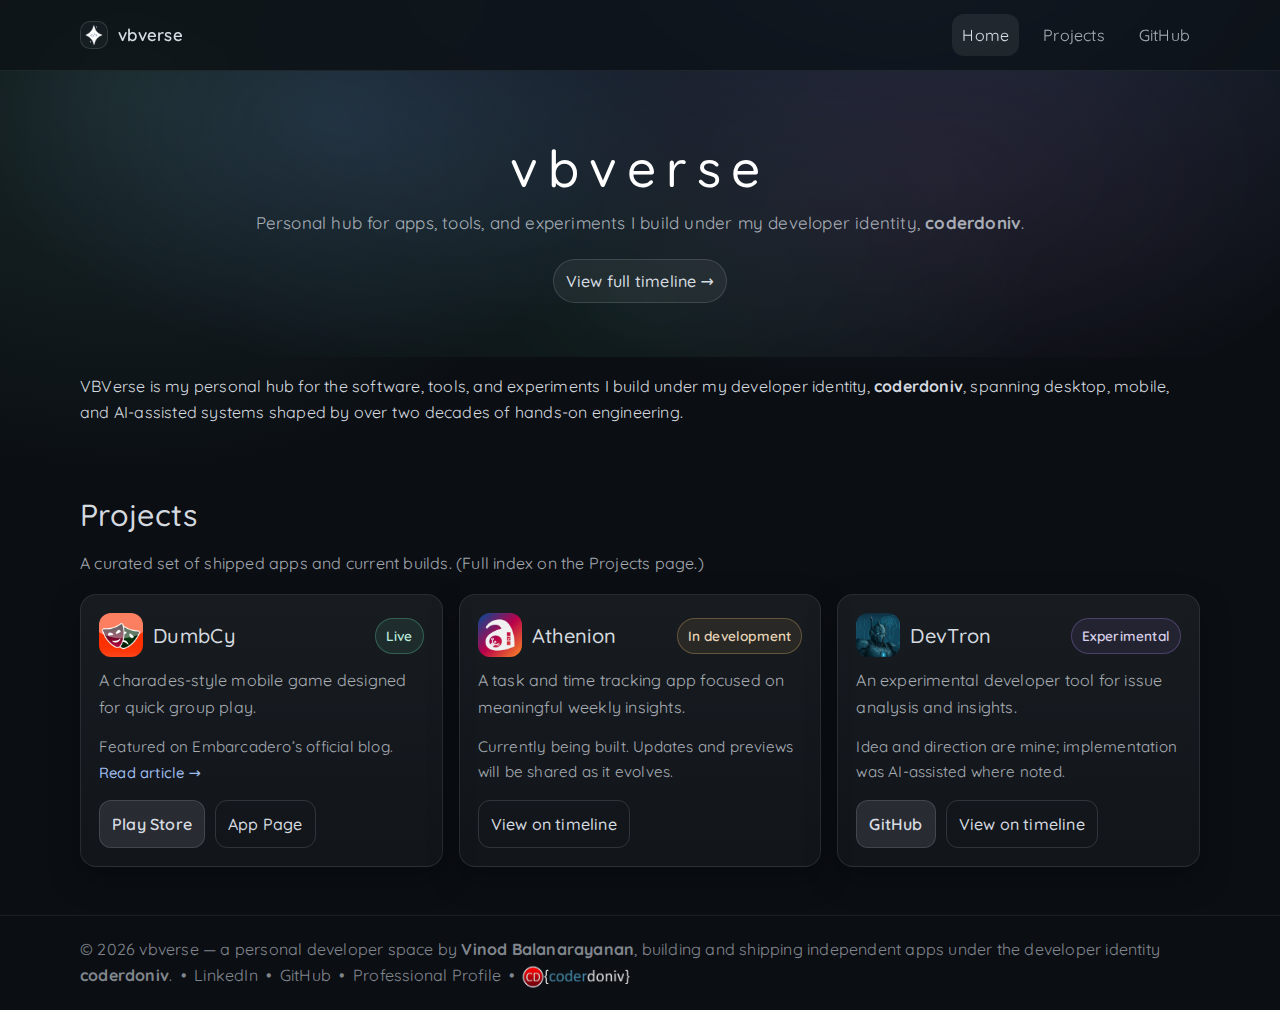
<file: index.html>
<!doctype html>
<html lang="en">

<head>
    <!-- Google tag (gtag.js) -->
    <script async src="https://www.googletagmanager.com/gtag/js?id=G-VWQSPTZPLL"></script>
    <script>
        window.dataLayer = window.dataLayer || [];
        function gtag() { dataLayer.push(arguments); }
        gtag('js', new Date());

        gtag('config', 'G-VWQSPTZPLL');
    </script>
    <script type="application/ld+json">
        {
        "@context": "https://schema.org",
        "@type": "Person",
        "name": "Vinod Balanarayanan",
        "url": "https://vbverse.com",
        "sameAs": [
            "https://www.linkedin.com/in/your-linkedin",
            "https://github.com/coderdoniv"
        ],
        "jobTitle": "Solutions Architect, Software Engineer",
        "knowsAbout": [
            "Software Architecture",
            "Distributed Systems",
            "Desktop Applications",
            "Mobile Applications",
            "APIs",
            "Artificial Intelligence"
        ]
        }
    </script>
    <meta charset="utf-8" />
    <meta name="viewport" content="width=device-width,initial-scale=1" />
    <meta name="author" content="Vinod Balanarayanan (coderdoniv)">
    <meta name="robots" content="index, follow">
    <meta name="description"
        content="vbverse — a personal developer hub for building and shipping independent apps and experiments under the coderdoniv identity.">
    <title>vbverse&nbsp;•&nbsp;Software Projects by Vinod Balanarayanan</title>
    <link rel="canonical" href="https://vbverse.com/" />
    <link href="https://fonts.googleapis.com/css?family=Quicksand:400,500,700&display=swap" rel="stylesheet">
    <link rel="icon" type="image/webp" href="assets/vbverse-logo.webp">
    <link rel="stylesheet" href="css/styles.css" />
    <link rel="apple-touch-icon" href="/assets/apple-touch-icon.png">
</head>

<body>
    <header class="topbar">
        <div class="container topbar__inner">
            <a class="brand" href="index.html" aria-label="vbverse home">
                <span class="brand__mark"><img src="assets/vbverse-logo.webp" alt="vbverse logo"
                        style="height: 1.5em; width: 1.5em; vertical-align: middle;"></span>
                <span class="brand__name">vbverse</span>
            </a>

            <nav class="nav">
                <a class="nav__link is-active" href="index.html">Home</a>
                <a class="nav__link" href="projects.html">Projects</a>
                <a class="nav__link" href="https://github.com/coderdoniv" target="_blank" rel="noreferrer">GitHub</a>
                <!-- Add your LinkedIn later -->
                <!-- <a class="nav__link" href="https://linkedin.com/in/..." target="_blank" rel="noreferrer">LinkedIn</a> -->
            </nav>
        </div>
    </header>

    <main>
        <section class="hero">
            <div class="container hero__inner">
                <h1 class="hero__title">vbverse</h1>
                <p class="hero__subtitle">
                    Personal hub for apps, tools, and experiments I build under my developer identity,
                    <strong>coderdoniv</strong>.
                </p>

                <div class="hero__meta">
                    <a class="pill" href="projects.html">View full timeline →</a>
                </div>
            </div>

            <div class="hero__bg" aria-hidden="true"></div>
        </section>

        <!-- Spacer for visual separation -->
        <section class="about-vbverse-section">
            <div class="container">
                <div class="about-vbverse">
                    <!-- Spacer for visual separation -->
                    <p class="lead">VBVerse is my personal hub for the software, tools, and experiments I build under my
                        developer identity, <strong>coderdoniv</strong>, spanning desktop, mobile, and AI-assisted
                        systems shaped by
                        over two decades of hands-on engineering.</p>
                </div>
            </div>
        </section>

        <section class="section">
            <div class="container">
                <div class="section__head">
                    <h2 class="section__title">Projects</h2>
                    <p class="section__desc">A curated set of shipped apps and current builds. (Full index on the
                        Projects page.)</p>
                </div>

                <div class="grid">
                    <!-- DumbCy -->
                    <article class="card">
                        <div class="card__top">
                            <h3 class="card__title"
                                style="display: flex; align-items: center; justify-content: space-between; gap: 0.5em;">
                                <span style="display: flex; align-items: center;">
                                    <img src="assets/dumbcy-logo.png" alt="DumbCy logo" class="card__logo"
                                        style="height: 2.2em; width: 2.2em; vertical-align: middle; margin-right: 0.5em; border-radius: 12px;">
                                    DumbCy
                                </span>
                                <span>
                                    <div class="badge">Live</div>
                                </span>
                            </h3>
                            <p class="card__desc">A charades-style mobile game designed for quick group play.</p>
                        </div>
                        <div class="card__meta">
                            <p class="note">Featured on Embarcadero’s official blog.</p>
                            <!-- Optional: link the mention -->
                            <a class="tiny-link"
                                href="https://blogs.embarcadero.com/delphi-displays-flexibility-with-exciting-dumbcy-charades-app-for-android/"
                                target="_blank" rel="noreferrer">Read article →</a>
                        </div>

                        <div class="card__actions">
                            <a class="btn"
                                href="https://play.google.com/store/apps/details?id=com.coderdoniv.DumbCy&pcampaignid=pcampaignidMKT-Other-global-all-co-prtnr-py-PartBadge-Mar2515-1"
                                target="_blank" rel="noreferrer">Play Store</a>
                            <a class="btn btn--ghost" href="https://dumbcyapp.github.io/" target="_blank"
                                rel="noreferrer">App Page</a>
                        </div>
                    </article>

                    <!-- Athenion -->
                    <article class="card">
                        <div class="card__top">
                            <h3 class="card__title"
                                style="display: flex; align-items: center; justify-content: space-between; gap: 0.5em;">
                                <span style="display: flex; align-items: center;">
                                    <img src="assets/athenion-logo.png" alt="Athenion logo" class="card__logo"
                                        style="height: 2.2em; width: 2.2em; vertical-align: middle; margin-right: 0.5em; border-radius: 12px;">
                                    Athenion
                                </span>
                                <span>
                                    <div class="badge badge--amber">In development</div>
                                </span>
                            </h3>
                            <p class="card__desc">A task and time tracking app focused on meaningful weekly insights.
                            </p>
                        </div>

                        <div class="card__meta">
                            <p class="note">Currently being built. Updates and previews will be shared as it evolves.
                            </p>
                        </div>

                        <div class="card__actions">
                            <a class="btn btn--ghost" href="projects.html#athenion">View on timeline</a>
                        </div>
                    </article>

                    <!-- DevTron -->
                    <article class="card">
                        <div class="card__top">
                            <h3 class="card__title"
                                style="display: flex; align-items: center; justify-content: space-between; gap: 0.5em;">
                                <span style="display: flex; align-items: center;">
                                    <img src="assets/devtron-logo.png" alt="DevTron logo" class="card__logo"
                                        style="height: 2.2em; width: 2.2em; vertical-align: middle; margin-right: 0.5em; border-radius: 12px;">
                                    DevTron
                                </span>
                                <span>
                                    <div class="badge badge--violet">Experimental</div>
                                </span>
                            </h3>
                            <p class="card__desc">An experimental developer tool for issue analysis and insights.</p>
                        </div>

                        <div class="card__meta">
                            <p class="note">Idea and direction are mine; implementation was AI-assisted where noted.</p>
                        </div>

                        <div class="card__actions">
                            <a class="btn" href="https://github.com/coderdoniv/devtron" target="_blank"
                                rel="noreferrer">GitHub</a>
                            <a class="btn btn--ghost" href="projects.html#devtron">View on timeline</a>
                        </div>
                    </article>
                </div>
            </div>
            </div>
        </section>
    </main>
    <footer class="footer">
        <div class="container footer__inner">
            <span class="muted">
                © <span id="y"></span> vbverse —
                a personal developer space by <strong>Vinod Balanarayanan</strong>,
                building and shipping independent apps under the developer identity
                <strong>coderdoniv</strong>.
                &nbsp;•&nbsp;
                <a href="https://www.linkedin.com/in/vinubal" target="_blank" rel="noopener noreferrer">
                    LinkedIn
                </a>
                &nbsp;•&nbsp;
                <a href="https://github.com/coderdoniv" target="_blank" rel="noopener noreferrer">
                    GitHub
                </a>
                &nbsp;•&nbsp;
                <a href="https://resume.vbverse.com" target="_blank" rel="noopener noreferrer">
                    Professional Profile
                </a>
                &nbsp;•&nbsp;<img src="assets/coderdoniv-logo.png" alt="coderdoniv logo"
                    style="height: 1.6em; vertical-align: middle;">
            </span>
        </div>
    </footer>


    <script>
        document.getElementById('y').textContent = new Date().getFullYear();
    </script>
</body>

</html>
</file>
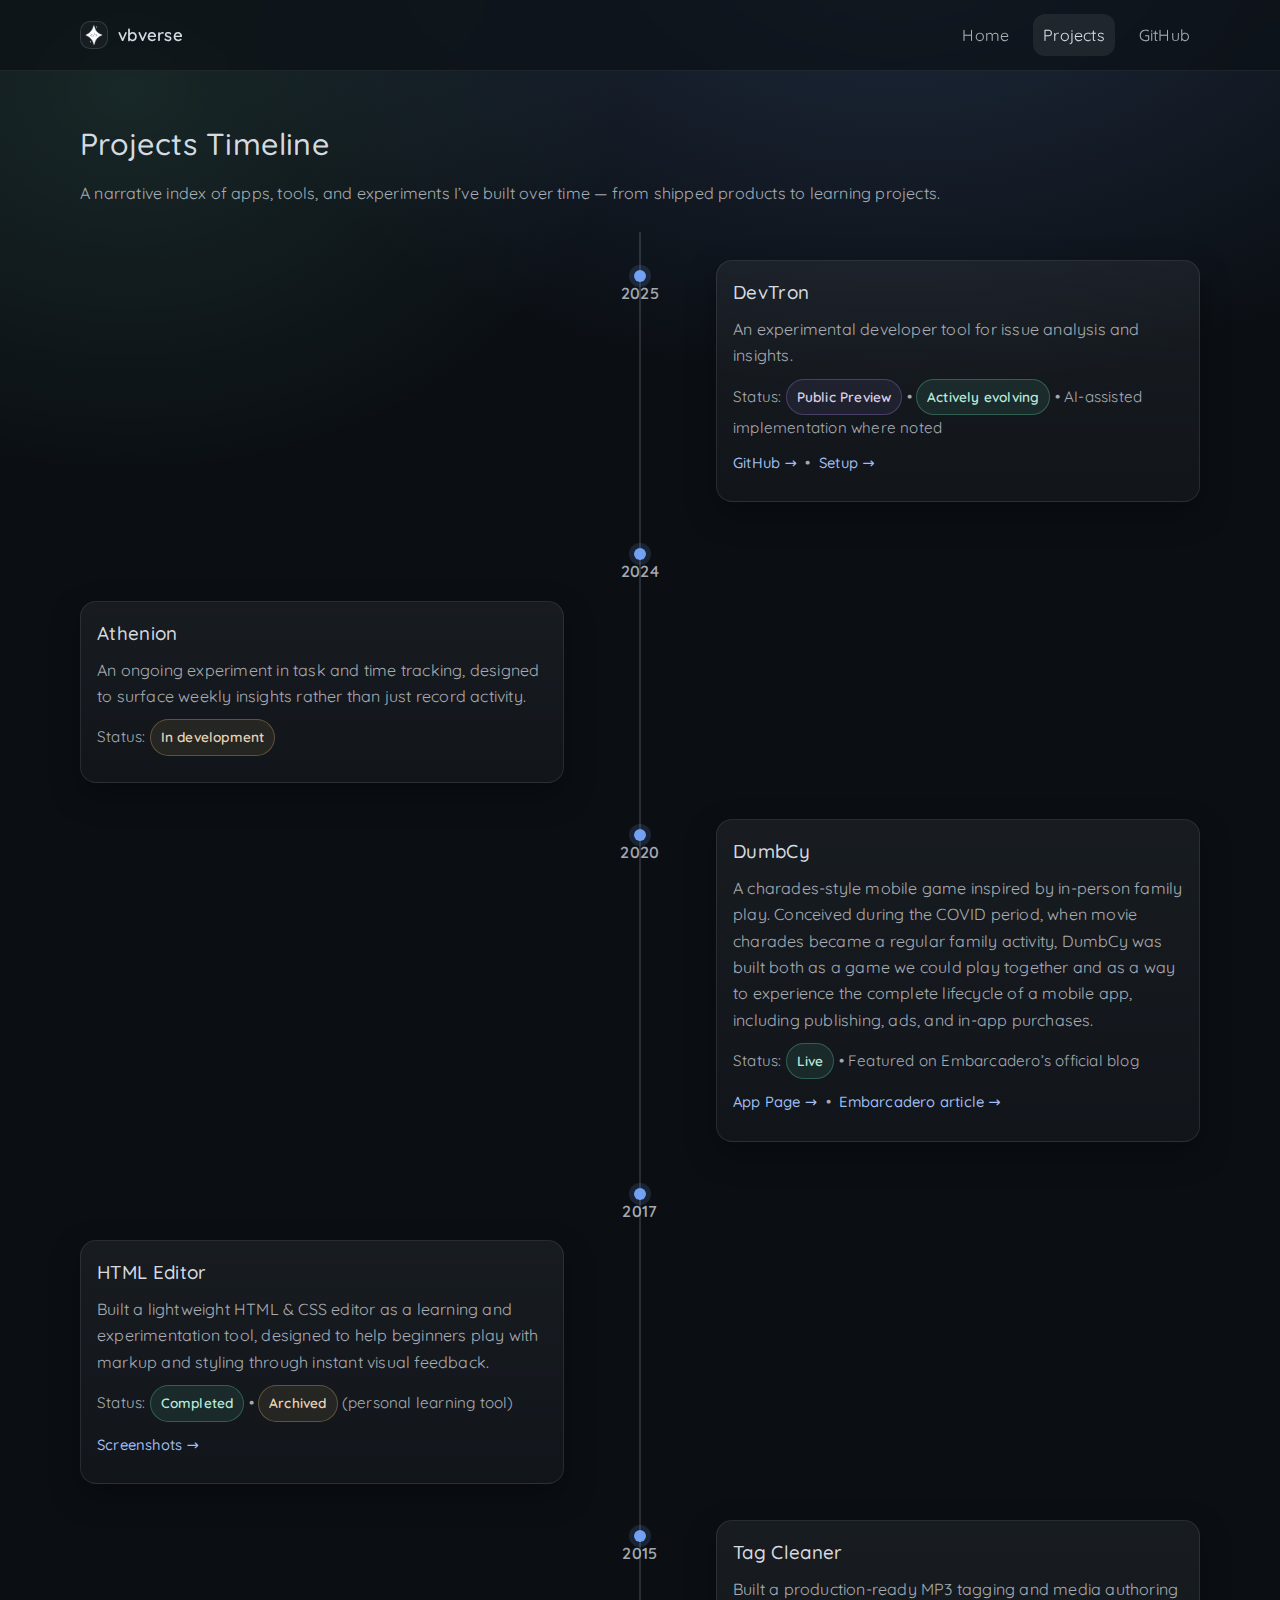
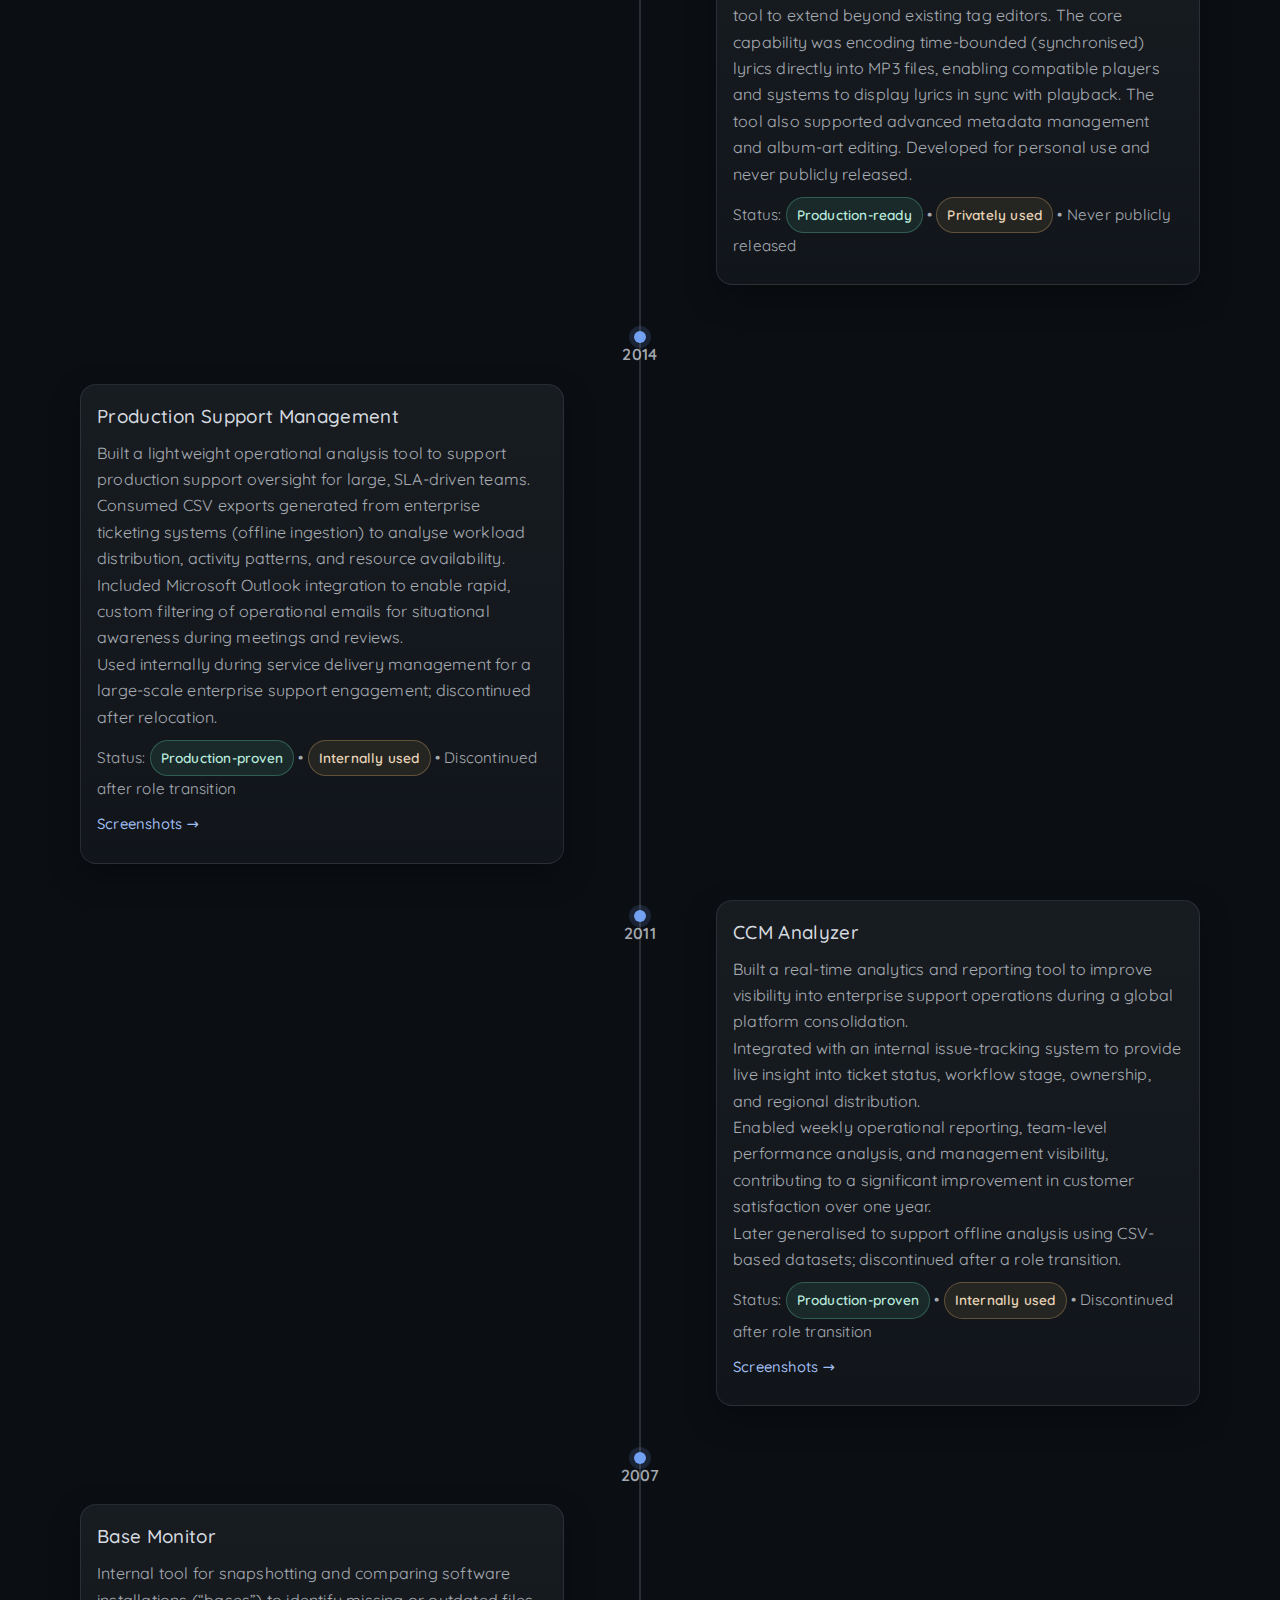
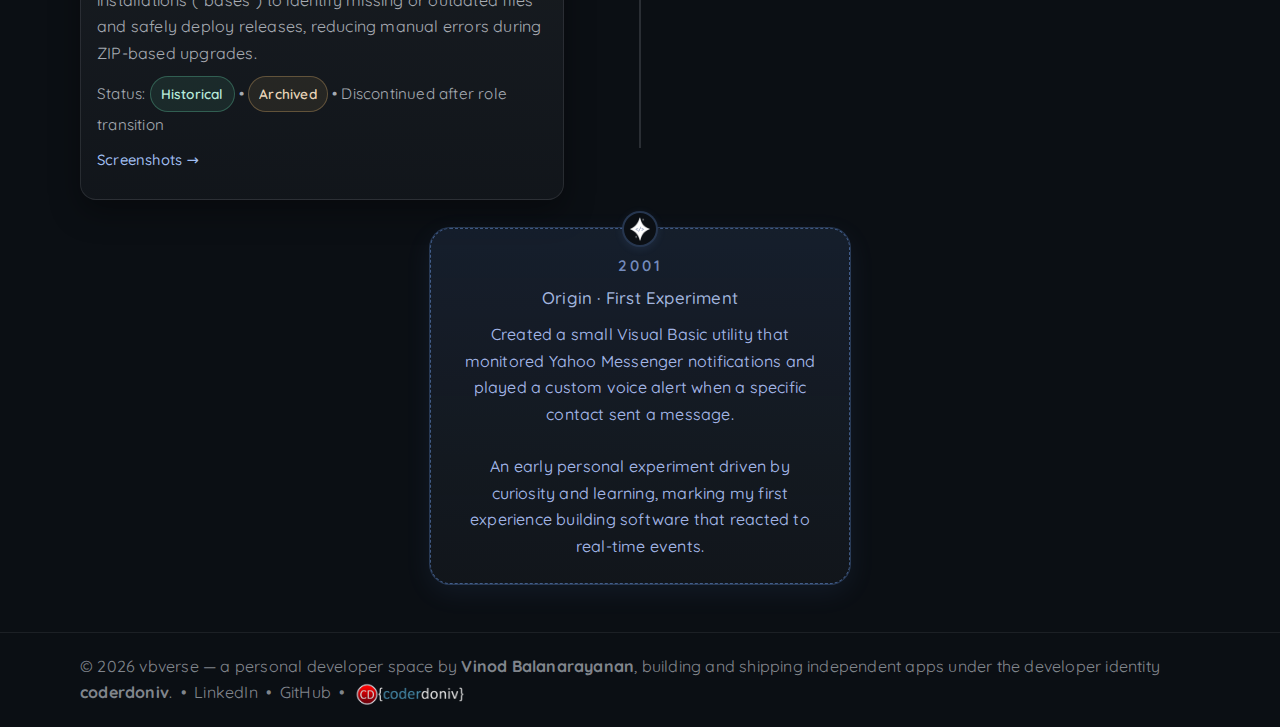
<file: projects.html>
<!doctype html>
<html lang="en">

<head>
    <!-- Google tag (gtag.js) -->
    <script async src="https://www.googletagmanager.com/gtag/js?id=G-VWQSPTZPLL"></script>
    <script>
        window.dataLayer = window.dataLayer || [];
        function gtag() { dataLayer.push(arguments); }
        gtag('js', new Date());

        gtag('config', 'G-VWQSPTZPLL');
    </script>
    <meta charset="utf-8" />
    <meta name="viewport" content="width=device-width,initial-scale=1" />
    <meta name="author" content="Vinod Balanarayanan (coderdoniv)">
    <meta name="robots" content="index, follow">
    <meta name="description"
        content="Projects on vbverse — independent apps, experiments, and tools built and maintained under the coderdoniv developer identity.">
    <title>Projects • vbverse</title>
    <link href="https://fonts.googleapis.com/css?family=Quicksand:400,500,700&display=swap" rel="stylesheet">
    <link rel="icon" type="image/webp" href="assets/vbverse-logo.webp">
    <link rel="stylesheet" href="css/styles.css" />
    <link rel="apple-touch-icon" href="/assets/apple-touch-icon.png">
</head>

<body>
    <header class="topbar">
        <div class="container topbar__inner">
            <a class="brand" href="index.html" aria-label="vbverse home">
                <span class="brand__mark"><img src="assets/vbverse-logo.webp" alt="vbverse logo"
                        style="height: 1.5em; width: 1.5em; vertical-align: middle;"></span>
                <span class="brand__name">vbverse</span>
            </a>

            <nav class="nav">
                <a class="nav__link" href="index.html">Home</a>
                <a class="nav__link is-active" href="projects.html">Projects</a>
                <a class="nav__link" href="https://github.com/coderdoniv" target="_blank" rel="noreferrer">GitHub</a>
            </nav>
        </div>
    </header>

    <main class="section">
        <div class="container">
            <div class="section__head">
                <h1 class="section__title">Projects Timeline</h1>
                <p class="section__desc">
                    A narrative index of apps, tools, and experiments I’ve built over time — from shipped products to
                    learning projects.
                </p>
            </div>

            <section class="timeline">
                <div class="timeline__line" aria-hidden="true"></div>

                <!-- 2025 -->
                <div class="t-item" id="devtron">
                    <div class="t-item__dot" aria-hidden="true"></div>
                    <div class="t-item__year">2025</div>
                    <div class="t-item__card t-item__card--right">
                        <h3>DevTron</h3>
                        <p>An experimental developer tool for issue analysis and insights.</p>
                        <p class="small muted">Status: <span class="badge badge--violet">Public Preview</span> • <span
                                class="badge badge--green">Actively evolving</span> •
                            AI-assisted implementation where noted</p>
                        <p class="small">
                            <a class="tiny-link" href="https://github.com/coderdoniv/devtron" target="_blank"
                                rel="noreferrer">GitHub →</a>
                            &nbsp;•&nbsp;
                            <a class="tiny-link" href="https://github.com/coderdoniv/devtron/blob/main/SETUP.md"
                                target="_blank" rel="noreferrer">Setup →</a>
                        </p>
                    </div>
                </div>

                <!-- 2024 -->
                <div class="t-item" id="athenion">
                    <div class="t-item__dot" aria-hidden="true"></div>
                    <div class="t-item__year">2024</div>
                    <div class="t-item__card t-item__card--left">
                        <h3>Athenion</h3>
                        <p>An ongoing experiment in task and time tracking, designed to surface
                            weekly insights rather than just record activity.</p>
                        <p class="small muted">Status: <span class="badge badge--amber">In development</span></p>
                    </div>
                </div>

                <!-- 2020 -->
                <div class="t-item">
                    <div class="t-item__dot" aria-hidden="true"></div>
                    <div class="t-item__year">2020</div>
                    <div class="t-item__card t-item__card--right">
                        <h3>DumbCy</h3>
                        <p>A charades-style mobile game inspired by in-person family play.

                            Conceived during the COVID period, when movie charades became a regular family activity,
                            DumbCy was built both as a game we could play together and as a way to experience the
                            complete lifecycle of a mobile app, including publishing, ads, and in-app purchases.</p>
                        <p class="small muted">Status: <span class="badge badge--green">Live</span> • Featured on
                            Embarcadero’s official blog</p>


                        <p class="small">
                            <a class="tiny-link" href="https://dumbcyapp.github.io/" target="_blank"
                                rel="noreferrer">App Page →</a>
                            &nbsp;•&nbsp;
                            <a class="tiny-link"
                                href="https://blogs.embarcadero.com/delphi-displays-flexibility-with-exciting-dumbcy-charades-app-for-android/"
                                target="_blank" rel="noreferrer">Embarcadero article →</a>
                        </p>
                    </div>
                </div>

                <!-- 2017 -->
                <div class="t-item">
                    <div class="t-item__dot" aria-hidden="true"></div>
                    <div class="t-item__year">2017</div>
                    <div class="t-item__card t-item__card--left">
                        <h3>HTML Editor</h3>
                        <p>Built a lightweight HTML & CSS editor as a learning and experimentation tool, designed to
                            help beginners play with markup and styling through instant visual feedback.</p>
                        <p class="small muted">Status: <span class="badge badge--green">Completed</span> • <span
                                class="badge badge--amber">Archived</span> (personal learning tool)</p>
                        <p class="small">
                            <a class="tiny-link" href="https://photos.app.goo.gl/Uudp2jL6u3wXHPYz5" target="_blank"
                                rel="noreferrer">Screenshots →</a>
                        </p>
                    </div>
                </div>

                <!-- 2015 -->
                <div class="t-item">
                    <div class="t-item__dot" aria-hidden="true"></div>
                    <div class="t-item__year">2015</div>
                    <div class="t-item__card t-item__card--right">
                        <h3>Tag Cleaner</h3>
                        <p>Built a production-ready MP3 tagging and media authoring tool to extend beyond existing tag
                            editors.
                            The core capability was encoding time-bounded (synchronised) lyrics directly into MP3 files,
                            enabling compatible players and systems to display lyrics in sync with playback.
                            The tool also supported advanced metadata management and album-art editing.
                            Developed for personal use and never publicly released.</p>
                        <p class="small muted">Status: <span class="badge badge--green">Production-ready</span> • <span
                                class="badge badge--amber">Privately used</span> • Never publicly released</p>
                    </div>
                </div>

                <!-- 2014 -->
                <div class="t-item">
                    <div class="t-item__dot" aria-hidden="true"></div>
                    <div class="t-item__year">2014</div>
                    <div class="t-item__card t-item__card--left">
                        <h3>Production Support Management</h3>
                        <p>Built a lightweight operational analysis tool to support production support oversight for
                            large, SLA-driven teams.<br>
                            Consumed CSV exports generated from enterprise ticketing systems (offline ingestion) to
                            analyse workload distribution, activity patterns, and resource availability.<br>
                            Included Microsoft Outlook integration to enable rapid, custom filtering of operational
                            emails for situational awareness during meetings and reviews.<br>
                            Used internally during service delivery management for a large-scale enterprise support
                            engagement; discontinued after relocation.</p>
                        <p class="small muted">Status: <span class="badge badge--green">Production-proven</span> • <span
                                class="badge badge--amber">Internally used</span> • Discontinued after role transition
                        </p>
                        <p class="small">
                            <a class="tiny-link" href="https://photos.app.goo.gl/5HL2Jv95YiPvLJ74A" target="_blank"
                                rel="noreferrer">Screenshots →</a>
                        </p>
                    </div>
                </div>

                <!-- 2011 -->
                <div class="t-item">
                    <div class="t-item__dot" aria-hidden="true"></div>
                    <div class="t-item__year">2011</div>
                    <div class="t-item__card t-item__card--right">
                        <h3>CCM Analyzer</h3>
                        <p>Built a real-time analytics and reporting tool to improve visibility into enterprise support
                            operations during a global platform consolidation.<br>
                            Integrated with an internal issue-tracking system to provide live insight into ticket
                            status,
                            workflow stage, ownership, and regional distribution.<br>
                            Enabled weekly operational reporting, team-level performance analysis, and management
                            visibility, contributing to a significant improvement in customer satisfaction over one
                            year.<br>
                            Later generalised to support offline analysis using CSV-based datasets; discontinued after a
                            role transition.</p>
                        <p class="small muted">Status: <span class="badge badge--green">Production-proven</span> • <span
                                class="badge badge--amber">Internally used</span> • Discontinued after role transition
                        </p>
                        <p class="small">
                            <a class="tiny-link" href="https://photos.app.goo.gl/RcLNs1qFm6jAKJvB9" target="_blank"
                                rel="noreferrer">Screenshots →</a>
                        </p>
                    </div>
                </div>
                <!-- 2007 -->
                <div class="t-item">
                    <div class="t-item__dot" aria-hidden="true"></div>
                    <div class="t-item__year">2007</div>
                    <div class="t-item__card t-item__card--left">
                        <h3>Base Monitor</h3>
                        <p>Internal tool for snapshotting and comparing software installations (“bases”) to identify
                            missing or outdated files and safely deploy releases, reducing manual errors during
                            ZIP-based upgrades.</p>
                        <p class="small muted">Status: <span class="badge badge--green">Historical</span> • <span
                                class="badge badge--amber">Archived</span> • Discontinued after role transition
                        </p>
                        <p class="small">
                            <a class="tiny-link" href="https://photos.app.goo.gl/mcDiSszLpmobaUe8A" target="_blank"
                                rel="noreferrer">Screenshots →</a>
                        </p>
                    </div>
                </div>
            </section>
            <div class="origin-card">
                <span class="origin-year">2001</span>
                <div class="origin-title">Origin · First Experiment</div>
                <div>
                    Created a small Visual Basic utility that monitored Yahoo Messenger notifications and played a
                    custom voice alert when a specific contact sent a message.<br><br>
                    An early personal experiment driven by curiosity and learning, marking my first experience
                    building
                    software that reacted to real-time events.
                </div>
            </div>
        </div>
    </main>

    <footer class="footer">
        <div class="container footer__inner">
            <span class="muted">
                © <span id="y"></span> vbverse —
                a personal developer space by <strong>Vinod Balanarayanan</strong>,
                building and shipping independent apps under the developer identity
                <strong>coderdoniv</strong>.
                &nbsp;•&nbsp;
                <a href="https://www.linkedin.com/in/vinubal" target="_blank" rel="noopener noreferrer">
                    LinkedIn
                </a>
                &nbsp;•&nbsp;
                <a href="https://github.com/coderdoniv" target="_blank" rel="noopener noreferrer">
                    GitHub
                </a>
                &nbsp;•&nbsp; <img src="assets/coderdoniv-logo.png" alt="coderdoniv logo"
                    style="height: 1.6em; vertical-align: middle;">
            </span>
        </div>
    </footer>


    <script>
        document.getElementById('y').textContent = new Date().getFullYear();
    </script>
</body>

</html>
</file>
<file: css/styles.css>
.origin-card {
    grid-column: 2 !important;

    background: linear-gradient(180deg,
            rgba(120, 170, 255, 0.10),
            rgba(233, 238, 246, 0.03));

    border: 1.5px dashed rgba(120, 170, 255, 0.45);
    border-radius: 20px;

    box-shadow:
        0 0 0 1px rgba(120, 170, 255, 0.25),
        0 8px 28px rgba(120, 170, 255, 0.08);

    padding: 24px 26px;
    margin: 0 auto 0 auto;

    text-align: center;
    max-width: 420px;

    color: rgba(180, 200, 255, 0.9);
    font-weight: 450;

    position: relative;
}

.origin-card .origin-year {
    display: block;
    font-size: 0.95rem;
    font-weight: 600;
    margin-bottom: 6px;
    letter-spacing: 3px;
    text-transform: uppercase;
    color: rgba(160, 190, 255, 0.7);
}

.origin-card .origin-title {
    font-size: 1.05rem;
    font-weight: 500;
    margin-bottom: 10px;
    color: rgba(190, 210, 255, 0.85);
}

.origin-card::before {
    content: "";
    position: absolute;
    top: -18px;
    left: 50%;
    transform: translateX(-50%);
    width: 32px;
    height: 32px;
    background: #0b0f14 url("../assets/vbverse-logo.webp") center center no-repeat;
    background-size: 28px 28px;
    border-radius: 999px;
    border: 2px solid rgba(120, 170, 255, 0.25);
    box-shadow: 0 2px 8px rgba(120, 170, 255, 0.10);
}


.badge--amber {
    border-color: rgba(255, 200, 120, .28);
    background: rgba(255, 200, 120, .08);
    color: rgba(255, 230, 200, .92);
}

.badge--violet {
    border-color: rgba(180, 140, 255, .28);
    background: rgba(180, 140, 255, .08);
    color: rgba(235, 225, 255, .92);
}

.badge--green {
    border-color: rgba(120, 255, 200, .25);
    background: rgba(120, 255, 200, .08);
    color: rgba(200, 255, 235, .92);
}

/* vbverse — styles.css (full file)
   Typeface: thin / clean (Segoe UI-first via system UI stack)
*/

:root {
    --bg: #0b0f14;
    --panel: #111823;
    --panel2: #0f1620;

    /* Slightly softened text for thin typography */
    --text: rgba(233, 238, 246, .92);
    --muted: rgba(233, 238, 246, .70);
    --muted2: rgba(233, 238, 246, .55);

    --line: rgba(233, 238, 246, .14);
    --accent: rgba(120, 170, 255, .95);

    --radius: 16px;
    --shadow: 0 12px 30px rgba(0, 0, 0, .35);
    --max: 1120px;
}

* {
    box-sizing: border-box;
}

html,
body {
    height: 100%;
}

body {
    margin: 0;
    background:
        radial-gradient(1200px 800px at 70% -10%, rgba(120, 170, 255, .18), transparent 60%),
        radial-gradient(900px 700px at 10% 10%, rgba(140, 255, 210, .10), transparent 55%),
        var(--bg);
    background-attachment: fixed;
    color: var(--text);

    /* Main font: Quicksand */
    font-family: "Quicksand", "Segoe UI Variable", "Segoe UI", system-ui,
        -apple-system, BlinkMacSystemFont,
        "Helvetica Neue", Arial, sans-serif;
    font-weight: 400;
    line-height: 1.65;
    letter-spacing: 0.2px;

    -webkit-font-smoothing: antialiased;
    -moz-osx-font-smoothing: grayscale;
}

a {
    color: inherit;
    text-decoration: none;
}

a:hover {
    text-decoration: underline;
}

.container {
    width: min(var(--max), calc(100% - 40px));
    margin: 0 auto;
}

.muted {
    color: var(--muted2);
}

.small {
    font-size: .95rem;
}

/* Headings: light-but-confident (avoid heavy bold) */
h1,
h2,
h3 {
    font-weight: 500;
    letter-spacing: 0.35px;
}

/* Top bar */
.topbar {
    position: sticky;
    top: 0;
    backdrop-filter: blur(10px);
    background: rgba(11, 15, 20, .65);
    border-bottom: 1px solid rgba(233, 238, 246, .08);
    z-index: 50;
}

.topbar__inner {
    display: flex;
    align-items: center;
    justify-content: space-between;
    padding: 14px 0;
}

.brand {
    display: flex;
    align-items: center;
    gap: 10px;
    font-weight: 600;
    letter-spacing: .25px;
}

.brand__mark {
    display: inline-grid;
    place-items: center;
    width: 28px;
    height: 28px;
    border-radius: 10px;
    border: 1px solid rgba(233, 238, 246, .14);
    background: rgba(233, 238, 246, .04);
}

.brand__name {
    font-size: 1.05rem;
}

.nav {
    display: flex;
    gap: 14px;
    align-items: center;
}

.nav__link {
    color: var(--muted);
    padding: 8px 10px;
    border-radius: 12px;
    font-weight: 400;
}

.nav__link:hover {
    background: rgba(233, 238, 246, .06);
    text-decoration: none;
}

.nav__link.is-active {
    color: var(--text);
    background: rgba(233, 238, 246, .08);
}

/* Hero */
.hero {
    position: relative;
    padding: 72px 0 54px;
    overflow: hidden;
}

.hero__inner {
    position: relative;
    z-index: 2;
    text-align: center;
}

.hero__title {
    margin: 0;
    font-family: "Quicksand", Sans-serif;
    font-size: clamp(2.4rem, 4vw, 138px);
    line-height: 1em;
    letter-spacing: 10px;
    color: #FFFFFF;
    font-weight: 500;
}

.hero__subtitle {
    margin: 14px auto 0;
    max-width: 800px;
    color: var(--muted);
    font-size: 1.06rem;
    font-weight: 400;
}

.hero__meta {
    margin-top: 22px;
    display: flex;
    gap: 10px;
    justify-content: center;
    flex-wrap: wrap;
}

.pill {
    display: inline-flex;
    align-items: center;
    gap: 8px;
    padding: 8px 12px;
    border-radius: 999px;
    border: 1px solid rgba(233, 238, 246, .14);
    background: rgba(233, 238, 246, .06);
    color: var(--text);
    font-weight: 500;
}

.pill--muted {
    color: var(--muted);
    font-weight: 400;
}

.hero__bg {
    position: absolute;
    inset: -80px -120px;
    z-index: 1;
    opacity: .65;
    background:
        radial-gradient(600px 400px at 30% 30%, rgba(120, 170, 255, .22), transparent 60%),
        radial-gradient(700px 420px at 70% 40%, rgba(255, 120, 200, .10), transparent 62%),
        radial-gradient(650px 420px at 50% 70%, rgba(120, 255, 200, .10), transparent 62%);
    filter: blur(2px);
}

/* Sections */
.section {
    padding: 48px 0;
    /* Removed overlay, background handled by html/body for seamless effect */
}

.section__head {
    margin-bottom: 18px;
}

.section__title {
    margin: 0;
    font-size: 1.9rem;
    font-weight: 500;
}

.section__desc {
    margin: 10px 0 0;
    color: var(--muted);
    max-width: 900px;
    font-weight: 400;
}

/* Cards grid */
.grid {
    margin-top: 18px;
    display: grid;
    grid-template-columns: repeat(3, 1fr);
    gap: 16px;
}

.card {
    background: linear-gradient(180deg, rgba(233, 238, 246, .06), rgba(233, 238, 246, .03));
    border: 1px solid rgba(233, 238, 246, .10);
    border-radius: var(--radius);
    box-shadow: var(--shadow);
    padding: 18px;
    display: flex;
    flex-direction: column;
    gap: 14px;
}

.card__top {
    display: flex;
    flex-direction: column;
    gap: 10px;
}

.card__title {
    margin: 0;
    font-size: 1.25rem;
    font-weight: 500;
}

.card__desc {
    margin: 0;
    color: var(--muted);
    font-weight: 400;
}

.badge {
    display: inline-flex;
    width: max-content;
    padding: 6px 10px;
    border-radius: 999px;
    border: 1px solid rgba(120, 255, 200, .25);
    background: rgba(120, 255, 200, .08);
    color: rgba(200, 255, 235, .92);
    font-size: .85rem;
    font-weight: 600;
    letter-spacing: 0.2px;
}

.badge--amber {
    border-color: rgba(255, 200, 120, .28);
    background: rgba(255, 200, 120, .08);
    color: rgba(255, 230, 200, .92);
}

.badge--violet {
    border-color: rgba(180, 140, 255, .28);
    background: rgba(180, 140, 255, .08);
    color: rgba(235, 225, 255, .92);
}

.note {
    margin: 0;
    color: var(--muted);
    font-size: .95rem;
    font-weight: 400;
}

.tiny-link {
    font-size: .92rem;
    color: rgba(170, 200, 255, .95);
    text-decoration: none;
    font-weight: 500;
}

.tiny-link:hover {
    text-decoration: underline;
}

.card__actions {
    margin-top: auto;
    display: flex;
    gap: 10px;
    flex-wrap: wrap;
}

.btn {
    display: inline-flex;
    align-items: center;
    justify-content: center;
    padding: 10px 12px;
    border-radius: 12px;
    border: 1px solid rgba(233, 238, 246, .14);
    background: rgba(233, 238, 246, .10);
    text-decoration: none;
    color: var(--text);
    font-weight: 600;
    letter-spacing: 0.2px;
}

.btn:hover {
    background: rgba(233, 238, 246, .14);
    text-decoration: none;
}

.btn--ghost {
    background: transparent;
    font-weight: 500;
}

.btn--ghost:hover {
    background: rgba(233, 238, 246, .08);
}

/* Footer */
.footer {
    border-top: 1px solid rgba(233, 238, 246, .08);
    padding: 20px 0;
}

.footer__inner {
    display: flex;
    justify-content: space-between;
    gap: 14px;
    flex-wrap: wrap;
}

/* Timeline */
.timeline {
    position: relative;
    margin-top: 26px;
    padding: 10px 0 10px;
}

.timeline__line {
    position: absolute;
    left: 50%;
    top: 0;
    /* Extend the line further down to reach the origin card */
    bottom: 80px;



    width: 2px;
    transform: translateX(-1px);
    background: var(--line);
}

.t-item {
    position: relative;
    display: grid;
    grid-template-columns: 1fr 120px 1fr;
    gap: 16px;
    align-items: start;
    padding: 18px 0;
}

.t-item__dot {
    position: absolute;
    left: 50%;
    top: 28px;
    width: 12px;
    height: 12px;
    border-radius: 999px;
    background: var(--accent);
    transform: translateX(-50%);
    box-shadow: 0 0 0 5px rgba(120, 170, 255, .14);
}

@media (max-width: 700px) {
    .timeline__line {
        left: 14px;
        transform: none;
    }

    section.timeline .t-item__dot {
        left: 8px !important;
        /* 14px (line) - 6px (half dot width) */
        transform: none !important;
    }
}

.t-item__year {
    grid-column: 2;
    justify-self: center;
    margin-top: 20px;
    color: var(--muted);
    font-weight: 600;
    letter-spacing: .35px;
}

.t-item__card {
    background: linear-gradient(180deg, rgba(233, 238, 246, .06), rgba(233, 238, 246, .03));
    border: 1px solid rgba(233, 238, 246, .10);
    border-radius: var(--radius);
    box-shadow: var(--shadow);
    padding: 16px;
}

.t-item__card h3 {
    margin: 0 0 8px;
    font-weight: 500;
}

.t-item__card p {
    margin: 0 0 10px;
    color: var(--muted);
    font-weight: 400;
}

.t-item__card ul {
    margin: 0;
    color: var(--muted);
    padding-left: 18px;
}

.t-item__card--left {
    grid-column: 1;
}

.t-item__card--right {
    grid-column: 3;
}

/* Mobile */
@media (max-width: 980px) {
    .grid {
        grid-template-columns: 1fr;
    }

    .timeline__line {
        left: 14px;
        transform: none;
    }

    .t-item {
        grid-template-columns: 1fr;
        padding-left: 34px;
    }

    .t-item__dot {
        left: 14px;
        transform: none;
    }

    .t-item__year {
        grid-column: auto;
        justify-self: start;
        margin-top: 0;
        margin-bottom: 10px;
    }

    .t-item__card--left,
    .t-item__card--right {
        grid-column: auto;
    }
}

/* Tiny screens */
@media (max-width: 420px) {
    .container {
        width: calc(100% - 28px);
    }

    .topbar__inner {
        gap: 10px;
    }

    .nav {
        gap: 8px;
    }

    .nav__link {
        padding: 8px 8px;
    }
}
</file>
